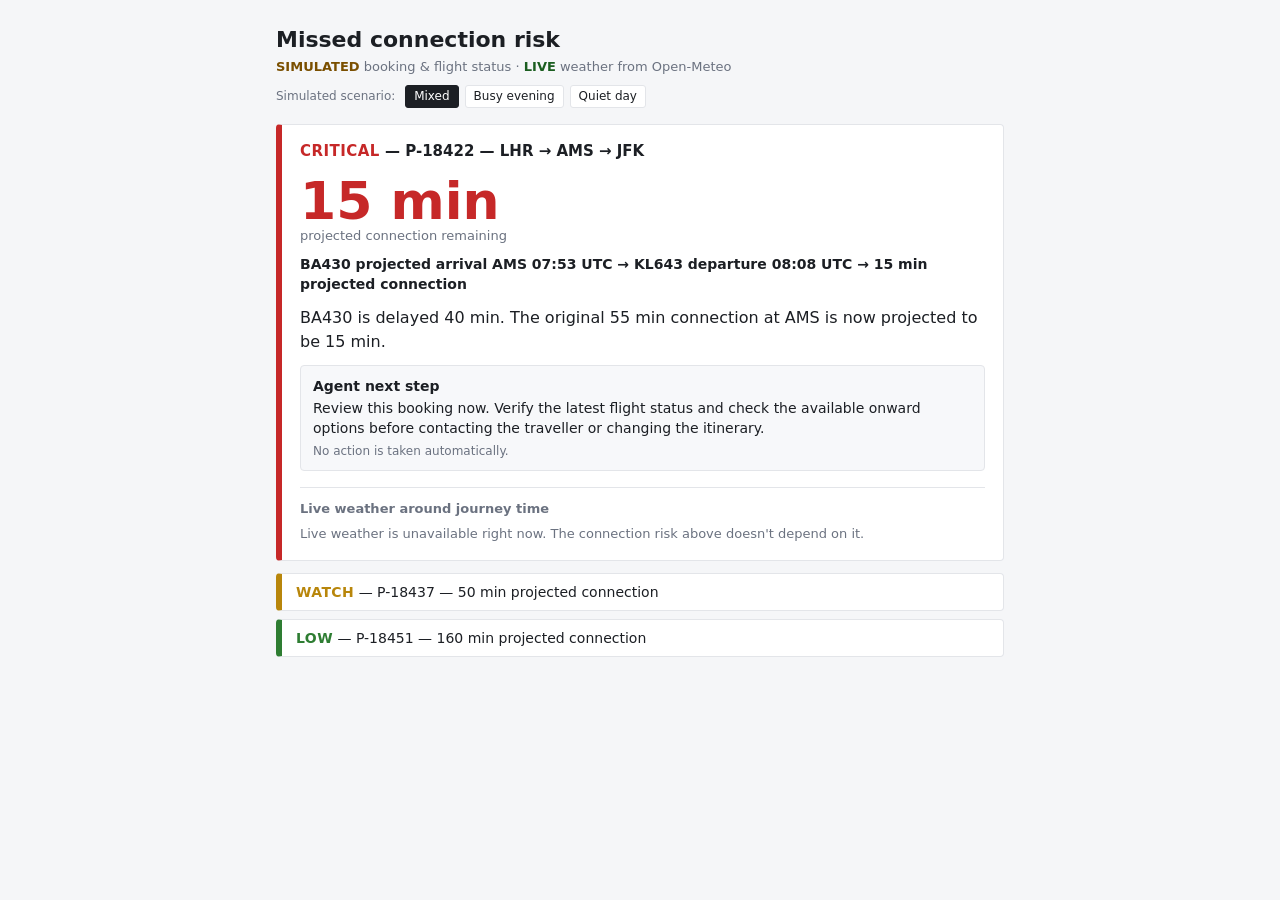
<file: index.html>
<!doctype html>
<html lang="en">
<head>
  <meta charset="utf-8">
  <meta name="viewport" content="width=device-width, initial-scale=1">
  <title>Missed connection risk</title>
  <link rel="stylesheet" href="styles.css">
</head>
<body>
  <header>
    <h1>Missed connection risk</h1>
    <p class="provenance"><span class="sim">SIMULATED</span> booking &amp; flight status · <span class="live">LIVE</span> weather from Open-Meteo</p>
    <nav id="scenarios" class="scenarios"></nav>
  </header>

  <main id="cards"></main>
  <footer id="source"></footer>

  <script src="risk.js"></script>
  <script src="bookings.js"></script>
  <script src="app.js"></script>
</body>
</html>
</file>
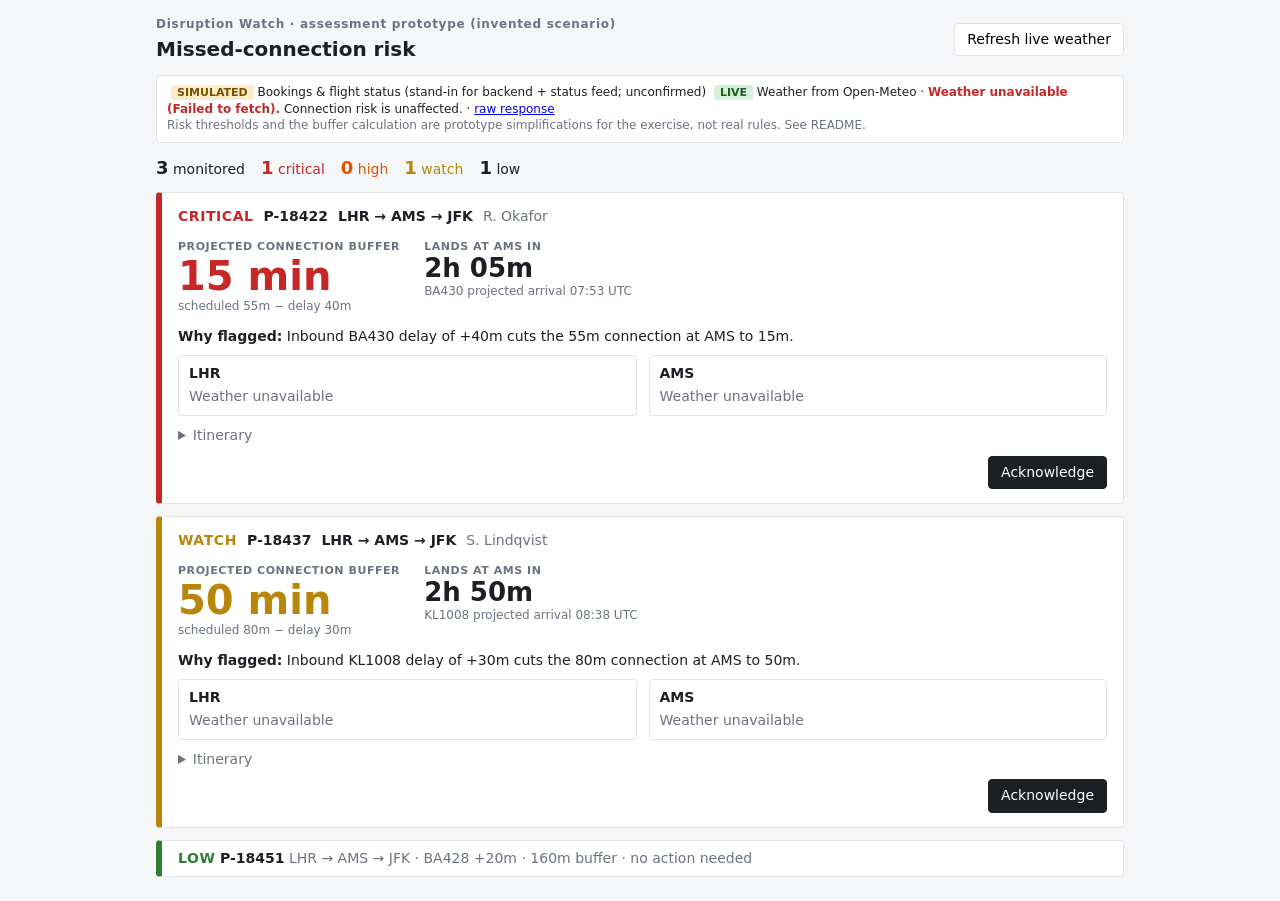
<file: iterations/v1/index.html>
<!doctype html>
<html lang="en">
<head>
  <meta charset="utf-8">
  <meta name="viewport" content="width=device-width, initial-scale=1">
  <title>Disruption Watch</title>
  <link rel="stylesheet" href="styles.css">
</head>
<body>
  <header class="top">
    <div>
      <div class="brand">Disruption Watch · assessment prototype (invented scenario)</div>
      <h1>Missed-connection risk</h1>
    </div>
    <button id="refresh">Refresh live weather</button>
  </header>

  <div class="sources">
    <span class="pill sim">SIMULATED</span> Bookings &amp; flight status (stand-in for backend + status feed; unconfirmed)
    <span class="pill live">LIVE</span> Weather from Open-Meteo · <span id="weather-status"></span>
    · <a id="raw-link" target="_blank" rel="noopener">raw response</a>
    <div class="muted">Risk thresholds and the buffer calculation are prototype simplifications for the exercise, not real rules. See README.</div>
  </div>

  <div id="summary" class="summary"></div>
  <main id="cards"></main>

  <script src="risk.js"></script>
  <script src="bookings.js"></script>
  <script src="app.js"></script>
</body>
</html>
</file>
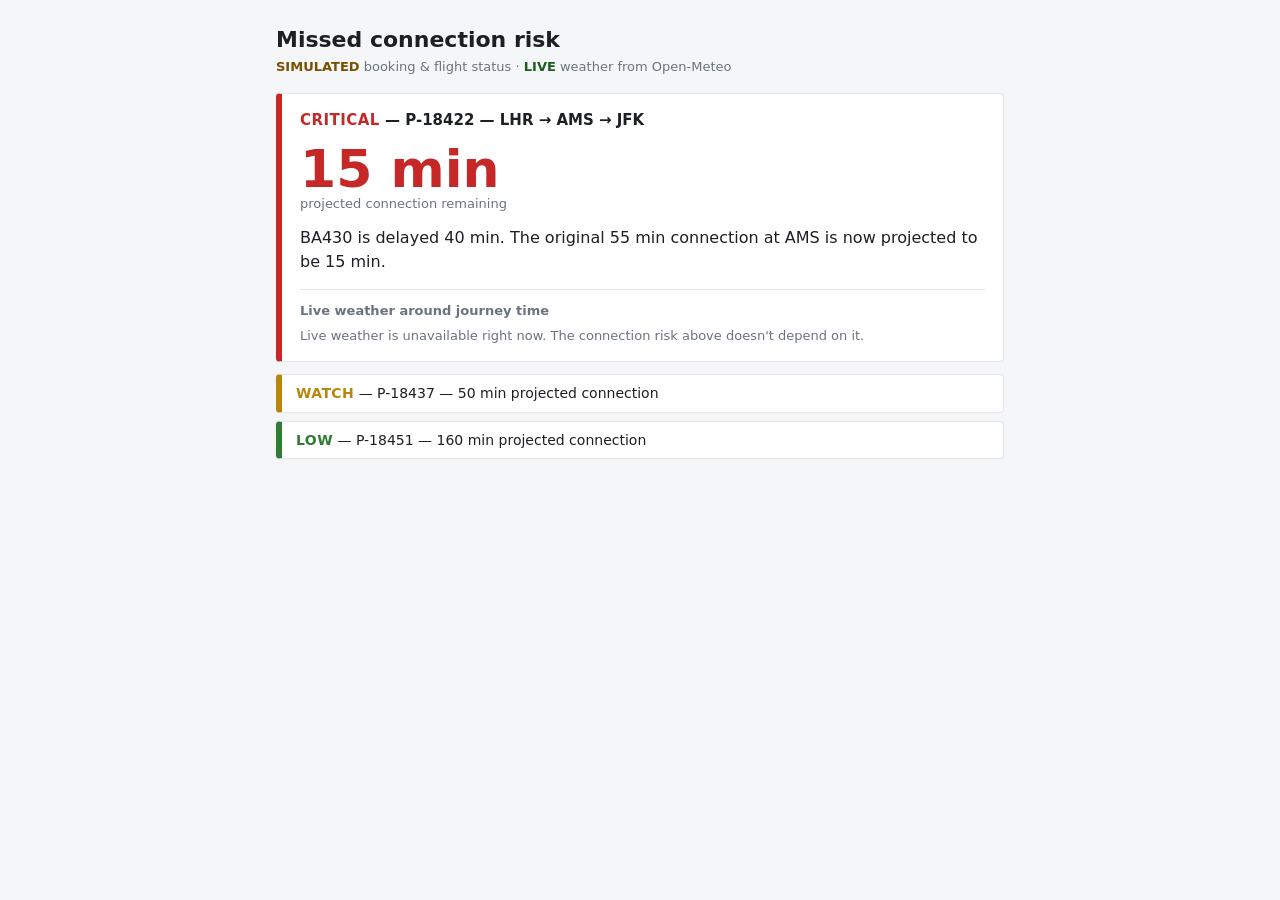
<file: iterations/v2/index.html>
<!doctype html>
<html lang="en">
<head>
  <meta charset="utf-8">
  <meta name="viewport" content="width=device-width, initial-scale=1">
  <title>Missed connection risk</title>
  <link rel="stylesheet" href="styles.css">
</head>
<body>
  <header>
    <h1>Missed connection risk</h1>
    <p class="provenance"><span class="sim">SIMULATED</span> booking &amp; flight status · <span class="live">LIVE</span> weather from Open-Meteo</p>
  </header>

  <main id="cards"></main>
  <footer id="source"></footer>

  <script src="risk.js"></script>
  <script src="bookings.js"></script>
  <script src="app.js"></script>
</body>
</html>
</file>
<file: styles.css>
:root {
  --bg: #f5f6f8; --card: #fff; --text: #1c1f24; --muted: #6b7280; --line: #e3e5e9;
  --critical: #c62828; --high: #e65100; --watch: #b8860b; --low: #2e7d32;
}
* { box-sizing: border-box; }
body { margin: 0 auto; padding: 16px; max-width: 760px; font: 15px/1.45 system-ui, -apple-system, Segoe UI, sans-serif; background: var(--bg); color: var(--text); }
.muted { color: var(--muted); }

h1 { margin: 8px 0 2px; font-size: 22px; }
.provenance { margin: 0 0 16px; font-size: 13px; color: var(--muted); }
.sim { font-weight: 700; color: #7a4f00; }
.live { font-weight: 700; color: #1b5e20; }

.scenarios { margin: -8px 0 16px; font-size: 12px; color: var(--muted); }
.scenarios button { font: inherit; margin-left: 6px; padding: 2px 8px; border: 1px solid var(--line); border-radius: 3px; background: #fff; color: var(--text); cursor: pointer; }
.scenarios button[aria-pressed="true"] { background: var(--text); color: #fff; border-color: var(--text); }
.none { margin: 0 0 10px; font-size: 15px; }

.tier-critical { --tier: var(--critical); } .tier-high { --tier: var(--high); }
.tier-watch { --tier: var(--watch); } .tier-low { --tier: var(--low); }
.tier { font-weight: 800; color: var(--tier); letter-spacing: .03em; }

.card { background: var(--card); border: 1px solid var(--line); border-left: 6px solid var(--tier); border-radius: 4px; padding: 16px 18px; margin-bottom: 12px; }
.head { font-weight: 600; }
.buffer { margin-top: 12px; font-size: 52px; font-weight: 800; line-height: 1; color: var(--tier); }
.label { color: var(--muted); font-size: 13px; }
.timeline { margin-top: 8px; font-size: 14px; font-weight: 600; }
.why { margin: 12px 0 0; font-size: 16px; }
.next { margin-top: 12px; padding: 10px 12px; background: #f7f8fa; border: 1px solid var(--line); border-radius: 4px; font-size: 14px; }
.next-title { font-weight: 700; margin-bottom: 2px; }
.small { font-size: 12px; margin-top: 4px; }

.weather { margin-top: 16px; padding-top: 12px; border-top: 1px solid var(--line); font-size: 13px; color: var(--muted); }
.weather-title { font-weight: 600; margin-bottom: 6px; }
.wx-grid { display: flex; flex-wrap: wrap; gap: 8px 32px; }
.wx b { color: var(--text); }
.elevated { color: var(--critical); font-weight: 600; }

.row { background: var(--card); border: 1px solid var(--line); border-left: 6px solid var(--tier); border-radius: 4px; padding: 8px 14px; margin-bottom: 8px; font-size: 14px; }

footer { margin-top: 20px; font-size: 12px; color: var(--muted); }
footer a { color: inherit; }
</file>
<file: iterations/v1/styles.css>
:root {
  --bg: #f5f6f8; --card: #fff; --text: #1c1f24; --muted: #6b7280; --line: #e3e5e9;
  --critical: #c62828; --high: #e65100; --watch: #b8860b; --low: #2e7d32;
}
* { box-sizing: border-box; }
body { margin: 0; padding: 16px; font: 14px/1.4 system-ui, -apple-system, Segoe UI, sans-serif; background: var(--bg); color: var(--text); max-width: 1000px; margin-inline: auto; }
button { font: inherit; padding: 6px 12px; border: 1px solid var(--line); border-radius: 4px; background: #fff; cursor: pointer; }
button.primary { background: var(--text); color: #fff; border-color: var(--text); }
.muted { color: var(--muted); }
.small { font-size: 12px; }
.stale { color: var(--critical); font-weight: 600; }

.top { display: flex; justify-content: space-between; align-items: center; gap: 12px; }
.brand { font-size: 12px; font-weight: 700; letter-spacing: .06em; color: var(--muted); }
h1 { margin: 2px 0 0; font-size: 20px; }

.sources { margin: 12px 0; padding: 8px 10px; background: #fff; border: 1px solid var(--line); border-radius: 4px; font-size: 12px; }
.pill { font-weight: 700; font-size: 11px; padding: 1px 6px; border-radius: 3px; margin-left: 4px; }
.pill.sim { background: #fdecc8; color: #7a4f00; }
.pill.live { background: #d7f0dc; color: #1b5e20; }

.summary { display: flex; flex-wrap: wrap; gap: 16px; margin: 12px 0; }
.summary b { font-size: 18px; }
.t-critical { color: var(--critical); } .t-high { color: var(--high); } .t-watch { color: var(--watch); }

.card { background: var(--card); border: 1px solid var(--line); border-left: 6px solid var(--tier); border-radius: 4px; padding: 14px 16px; margin-bottom: 12px; }
.card.acked { opacity: .65; }
.tier-critical { --tier: var(--critical); } .tier-high { --tier: var(--high); }
.tier-watch { --tier: var(--watch); } .tier-low { --tier: var(--low); }
.card-head { display: flex; flex-wrap: wrap; align-items: baseline; gap: 10px; }
.tier { font-weight: 800; color: var(--tier); letter-spacing: .04em; }
.route { font-weight: 600; }
.wx-badge { font-size: 11px; font-weight: 700; background: #e3f0fb; color: #0d47a1; padding: 1px 6px; border-radius: 3px; }

.signals { display: flex; flex-wrap: wrap; gap: 24px; margin: 12px 0; }
.big .label { font-size: 11px; font-weight: 700; text-transform: uppercase; letter-spacing: .05em; color: var(--muted); }
.big .value { font-size: 40px; font-weight: 800; line-height: 1.1; color: var(--tier); }
.big.secondary .value { font-size: 26px; color: var(--text); }
.why { margin: 8px 0; }

.weather { display: flex; flex-wrap: wrap; gap: 12px; }
.wx { flex: 1 1 220px; border: 1px solid var(--line); border-radius: 4px; padding: 8px 10px; }
.wx-code { font-weight: 700; margin-bottom: 4px; }
.wx dl { display: grid; grid-template-columns: auto 1fr; gap: 2px 10px; margin: 0 0 4px; }
.wx dt { color: var(--muted); }
.wx dd { margin: 0; }

.low-row { background: var(--card); border: 1px solid var(--line); border-left: 6px solid var(--low); border-radius: 4px; padding: 8px 16px; margin-bottom: 8px; color: var(--muted); }
.low-row strong { color: var(--text); }
.tier-low.tier { color: var(--low); }
details { margin-top: 10px; }
summary { cursor: pointer; color: var(--muted); }
table { border-collapse: collapse; margin-top: 6px; font-size: 13px; }
th, td { text-align: left; padding: 3px 12px 3px 0; border-bottom: 1px solid var(--line); }
.card-foot { margin-top: 10px; display: flex; gap: 8px; align-items: center; justify-content: flex-end; }
</file>
<file: iterations/v2/styles.css>
:root {
  --bg: #f5f6f8; --card: #fff; --text: #1c1f24; --muted: #6b7280; --line: #e3e5e9;
  --critical: #c62828; --high: #e65100; --watch: #b8860b; --low: #2e7d32;
}
* { box-sizing: border-box; }
body { margin: 0 auto; padding: 16px; max-width: 760px; font: 15px/1.45 system-ui, -apple-system, Segoe UI, sans-serif; background: var(--bg); color: var(--text); }
.muted { color: var(--muted); }

h1 { margin: 8px 0 2px; font-size: 22px; }
.provenance { margin: 0 0 16px; font-size: 13px; color: var(--muted); }
.sim { font-weight: 700; color: #7a4f00; }
.live { font-weight: 700; color: #1b5e20; }

.tier-critical { --tier: var(--critical); } .tier-high { --tier: var(--high); }
.tier-watch { --tier: var(--watch); } .tier-low { --tier: var(--low); }
.tier { font-weight: 800; color: var(--tier); letter-spacing: .03em; }

.card { background: var(--card); border: 1px solid var(--line); border-left: 6px solid var(--tier); border-radius: 4px; padding: 16px 18px; margin-bottom: 12px; }
.head { font-weight: 600; }
.buffer { margin-top: 12px; font-size: 52px; font-weight: 800; line-height: 1; color: var(--tier); }
.label { color: var(--muted); font-size: 13px; }
.why { margin: 12px 0 0; font-size: 16px; }

.weather { margin-top: 16px; padding-top: 12px; border-top: 1px solid var(--line); font-size: 13px; color: var(--muted); }
.weather-title { font-weight: 600; margin-bottom: 6px; }
.wx-grid { display: flex; flex-wrap: wrap; gap: 8px 32px; }
.wx b { color: var(--text); }
.elevated { color: var(--critical); font-weight: 600; }

.row { background: var(--card); border: 1px solid var(--line); border-left: 6px solid var(--tier); border-radius: 4px; padding: 8px 14px; margin-bottom: 8px; font-size: 14px; }

footer { margin-top: 20px; font-size: 12px; color: var(--muted); }
footer a { color: inherit; }
</file>
